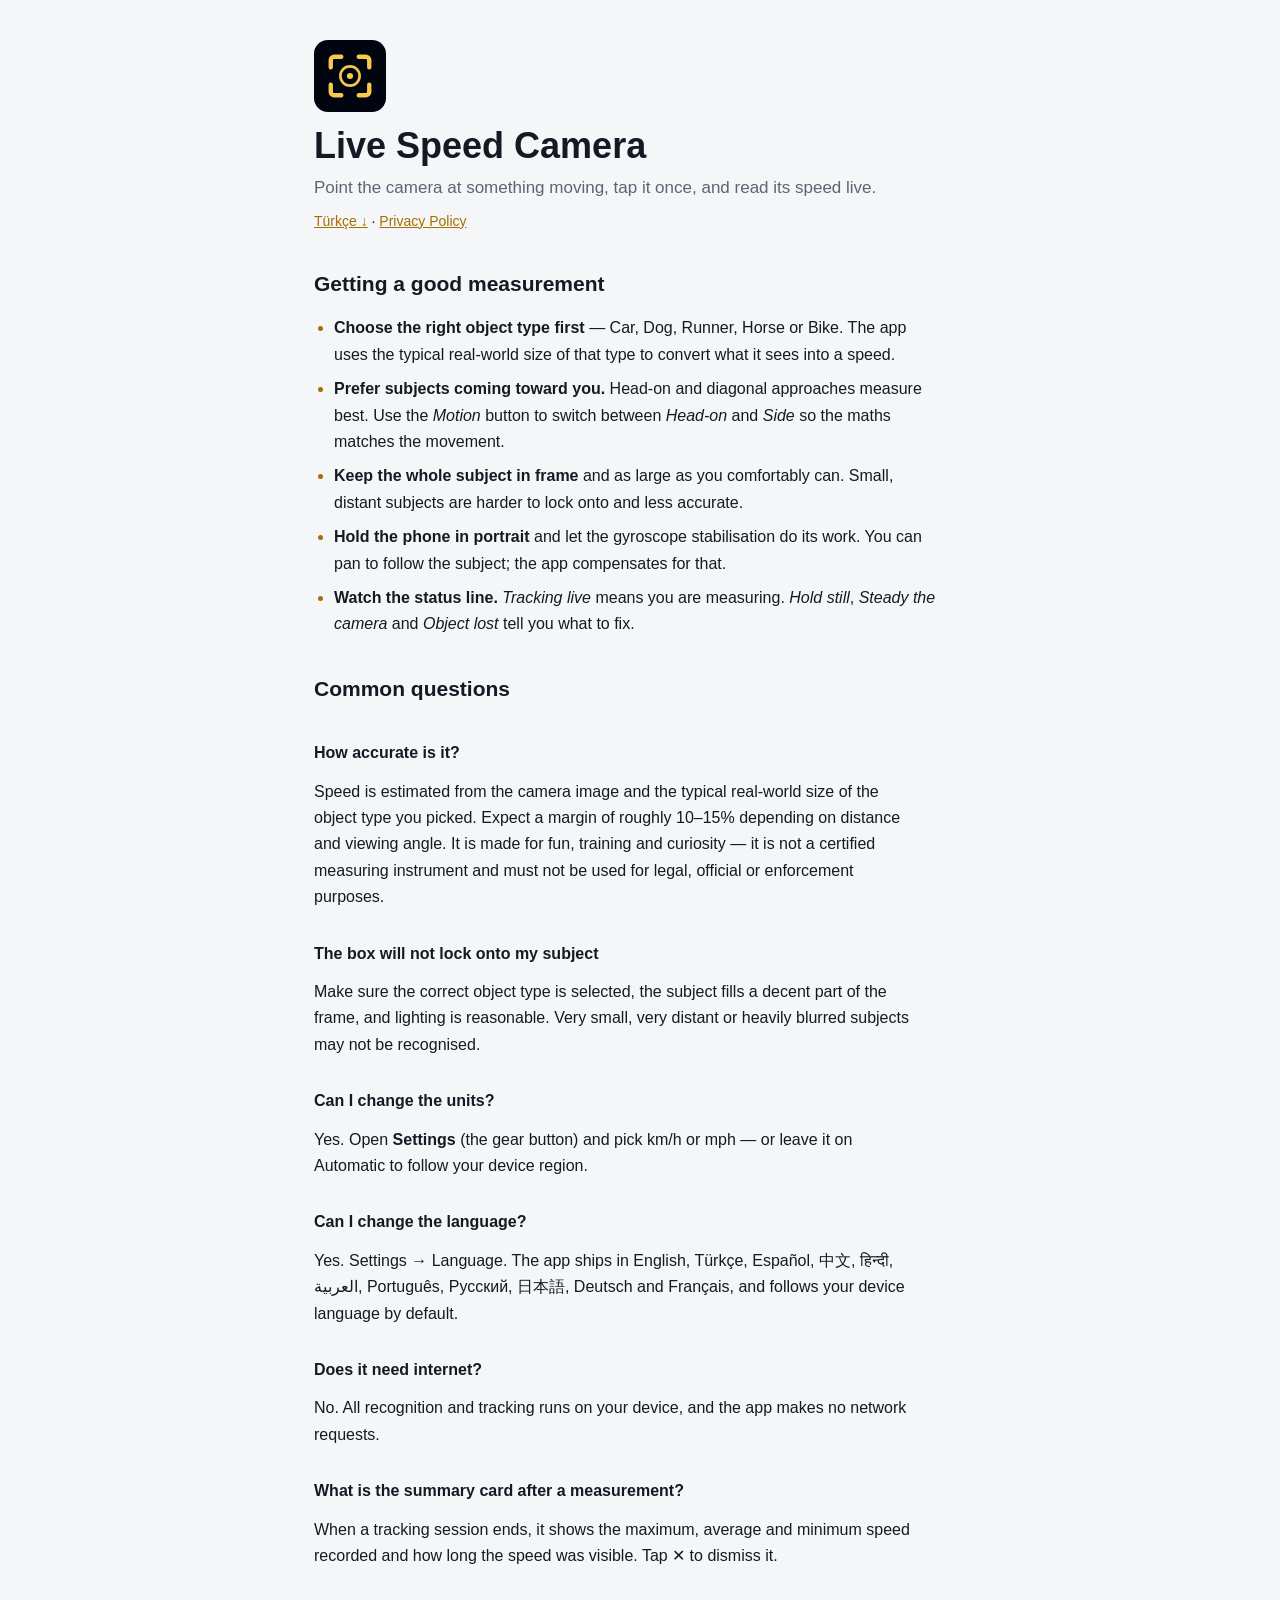
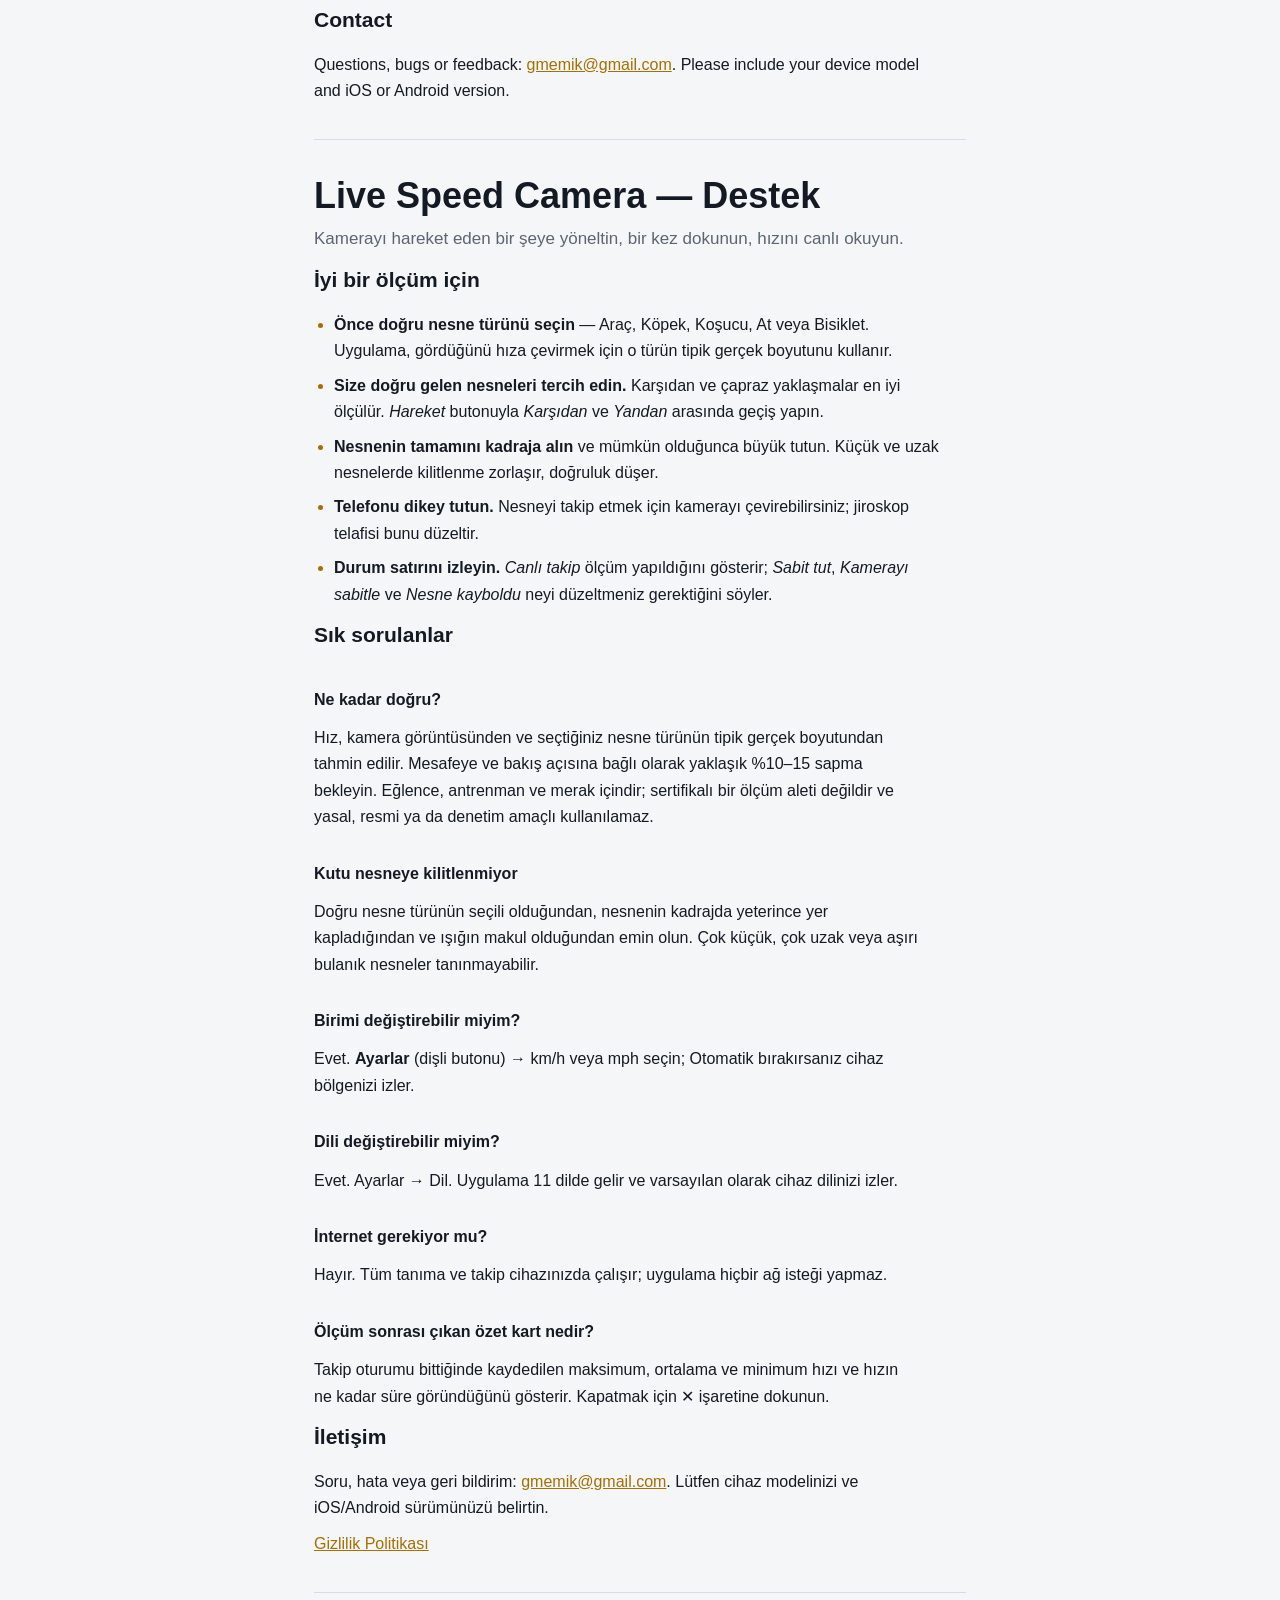
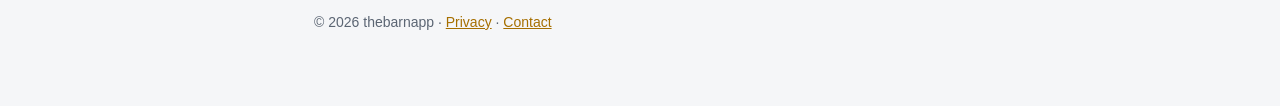
<file: index.html>
<!doctype html>
<html lang="en">
<head>
<meta charset="utf-8">
<meta name="viewport" content="width=device-width, initial-scale=1">
<title>Live Speed Camera — Support</title>
<meta name="description" content="Help, tips and contact for Live Speed Camera, the tap-to-measure speed camera app for iPhone and Android.">
<link rel="stylesheet" href="style.css">
</head>
<body>
<main>
  <header class="hero">
    <div class="mark" aria-hidden="true">
      <svg viewBox="0 0 64 64" width="56" height="56" role="img">
        <g fill="none" stroke="#f6c84c" stroke-width="5" stroke-linecap="round">
          <path d="M10 22V14a4 4 0 0 1 4-4h8M42 10h8a4 4 0 0 1 4 4v8M54 42v8a4 4 0 0 1-4 4h-8M22 54h-8a4 4 0 0 1-4-4v-8"/>
        </g>
        <circle cx="32" cy="32" r="11" fill="none" stroke="#f6c84c" stroke-width="3"/>
        <circle cx="32" cy="32" r="3.5" fill="#f6c84c"/>
      </svg>
    </div>
    <h1>Live Speed Camera</h1>
    <p class="tagline">Point the camera at something moving, tap it once, and read its speed live.</p>
    <p class="langswitch"><a href="#tr">Türkçe ↓</a> · <a href="privacy.html">Privacy Policy</a></p>
  </header>

  <section>
    <h2>Getting a good measurement</h2>
    <ul>
      <li><strong>Choose the right object type first</strong> — Car, Dog, Runner, Horse or Bike. The app uses the typical real-world size of that type to convert what it sees into a speed.</li>
      <li><strong>Prefer subjects coming toward you.</strong> Head-on and diagonal approaches measure best. Use the <em>Motion</em> button to switch between <em>Head-on</em> and <em>Side</em> so the maths matches the movement.</li>
      <li><strong>Keep the whole subject in frame</strong> and as large as you comfortably can. Small, distant subjects are harder to lock onto and less accurate.</li>
      <li><strong>Hold the phone in portrait</strong> and let the gyroscope stabilisation do its work. You can pan to follow the subject; the app compensates for that.</li>
      <li><strong>Watch the status line.</strong> <em>Tracking live</em> means you are measuring. <em>Hold still</em>, <em>Steady the camera</em> and <em>Object lost</em> tell you what to fix.</li>
    </ul>
  </section>

  <section>
    <h2>Common questions</h2>
    <h3>How accurate is it?</h3>
    <p>Speed is estimated from the camera image and the typical real-world size of the object type you picked. Expect a margin of roughly 10–15% depending on distance and viewing angle. It is made for fun, training and curiosity — it is not a certified measuring instrument and must not be used for legal, official or enforcement purposes.</p>

    <h3>The box will not lock onto my subject</h3>
    <p>Make sure the correct object type is selected, the subject fills a decent part of the frame, and lighting is reasonable. Very small, very distant or heavily blurred subjects may not be recognised.</p>

    <h3>Can I change the units?</h3>
    <p>Yes. Open <strong>Settings</strong> (the gear button) and pick km/h or mph — or leave it on Automatic to follow your device region.</p>

    <h3>Can I change the language?</h3>
    <p>Yes. Settings → Language. The app ships in English, Türkçe, Español, 中文, हिन्दी, العربية, Português, Русский, 日本語, Deutsch and Français, and follows your device language by default.</p>

    <h3>Does it need internet?</h3>
    <p>No. All recognition and tracking runs on your device, and the app makes no network requests.</p>

    <h3>What is the summary card after a measurement?</h3>
    <p>When a tracking session ends, it shows the maximum, average and minimum speed recorded and how long the speed was visible. Tap ✕ to dismiss it.</p>
  </section>

  <section>
    <h2>Contact</h2>
    <p>Questions, bugs or feedback: <a href="mailto:gmemik@gmail.com">gmemik@gmail.com</a>. Please include your device model and iOS or Android version.</p>
  </section>

  <section id="tr" lang="tr" class="lang">
    <h1>Live Speed Camera — Destek</h1>
    <p class="tagline">Kamerayı hareket eden bir şeye yöneltin, bir kez dokunun, hızını canlı okuyun.</p>

    <h2>İyi bir ölçüm için</h2>
    <ul>
      <li><strong>Önce doğru nesne türünü seçin</strong> — Araç, Köpek, Koşucu, At veya Bisiklet. Uygulama, gördüğünü hıza çevirmek için o türün tipik gerçek boyutunu kullanır.</li>
      <li><strong>Size doğru gelen nesneleri tercih edin.</strong> Karşıdan ve çapraz yaklaşmalar en iyi ölçülür. <em>Hareket</em> butonuyla <em>Karşıdan</em> ve <em>Yandan</em> arasında geçiş yapın.</li>
      <li><strong>Nesnenin tamamını kadraja alın</strong> ve mümkün olduğunca büyük tutun. Küçük ve uzak nesnelerde kilitlenme zorlaşır, doğruluk düşer.</li>
      <li><strong>Telefonu dikey tutun.</strong> Nesneyi takip etmek için kamerayı çevirebilirsiniz; jiroskop telafisi bunu düzeltir.</li>
      <li><strong>Durum satırını izleyin.</strong> <em>Canlı takip</em> ölçüm yapıldığını gösterir; <em>Sabit tut</em>, <em>Kamerayı sabitle</em> ve <em>Nesne kayboldu</em> neyi düzeltmeniz gerektiğini söyler.</li>
    </ul>

    <h2>Sık sorulanlar</h2>
    <h3>Ne kadar doğru?</h3>
    <p>Hız, kamera görüntüsünden ve seçtiğiniz nesne türünün tipik gerçek boyutundan tahmin edilir. Mesafeye ve bakış açısına bağlı olarak yaklaşık %10–15 sapma bekleyin. Eğlence, antrenman ve merak içindir; sertifikalı bir ölçüm aleti değildir ve yasal, resmi ya da denetim amaçlı kullanılamaz.</p>

    <h3>Kutu nesneye kilitlenmiyor</h3>
    <p>Doğru nesne türünün seçili olduğundan, nesnenin kadrajda yeterince yer kapladığından ve ışığın makul olduğundan emin olun. Çok küçük, çok uzak veya aşırı bulanık nesneler tanınmayabilir.</p>

    <h3>Birimi değiştirebilir miyim?</h3>
    <p>Evet. <strong>Ayarlar</strong> (dişli butonu) → km/h veya mph seçin; Otomatik bırakırsanız cihaz bölgenizi izler.</p>

    <h3>Dili değiştirebilir miyim?</h3>
    <p>Evet. Ayarlar → Dil. Uygulama 11 dilde gelir ve varsayılan olarak cihaz dilinizi izler.</p>

    <h3>İnternet gerekiyor mu?</h3>
    <p>Hayır. Tüm tanıma ve takip cihazınızda çalışır; uygulama hiçbir ağ isteği yapmaz.</p>

    <h3>Ölçüm sonrası çıkan özet kart nedir?</h3>
    <p>Takip oturumu bittiğinde kaydedilen maksimum, ortalama ve minimum hızı ve hızın ne kadar süre göründüğünü gösterir. Kapatmak için ✕ işaretine dokunun.</p>

    <h2>İletişim</h2>
    <p>Soru, hata veya geri bildirim: <a href="mailto:gmemik@gmail.com">gmemik@gmail.com</a>. Lütfen cihaz modelinizi ve iOS/Android sürümünüzü belirtin.</p>
    <p><a href="privacy.html">Gizlilik Politikası</a></p>
  </section>

  <footer>© 2026 thebarnapp · <a href="privacy.html">Privacy</a> · <a href="mailto:gmemik@gmail.com">Contact</a></footer>
</main>
</body>
</html>
</file>
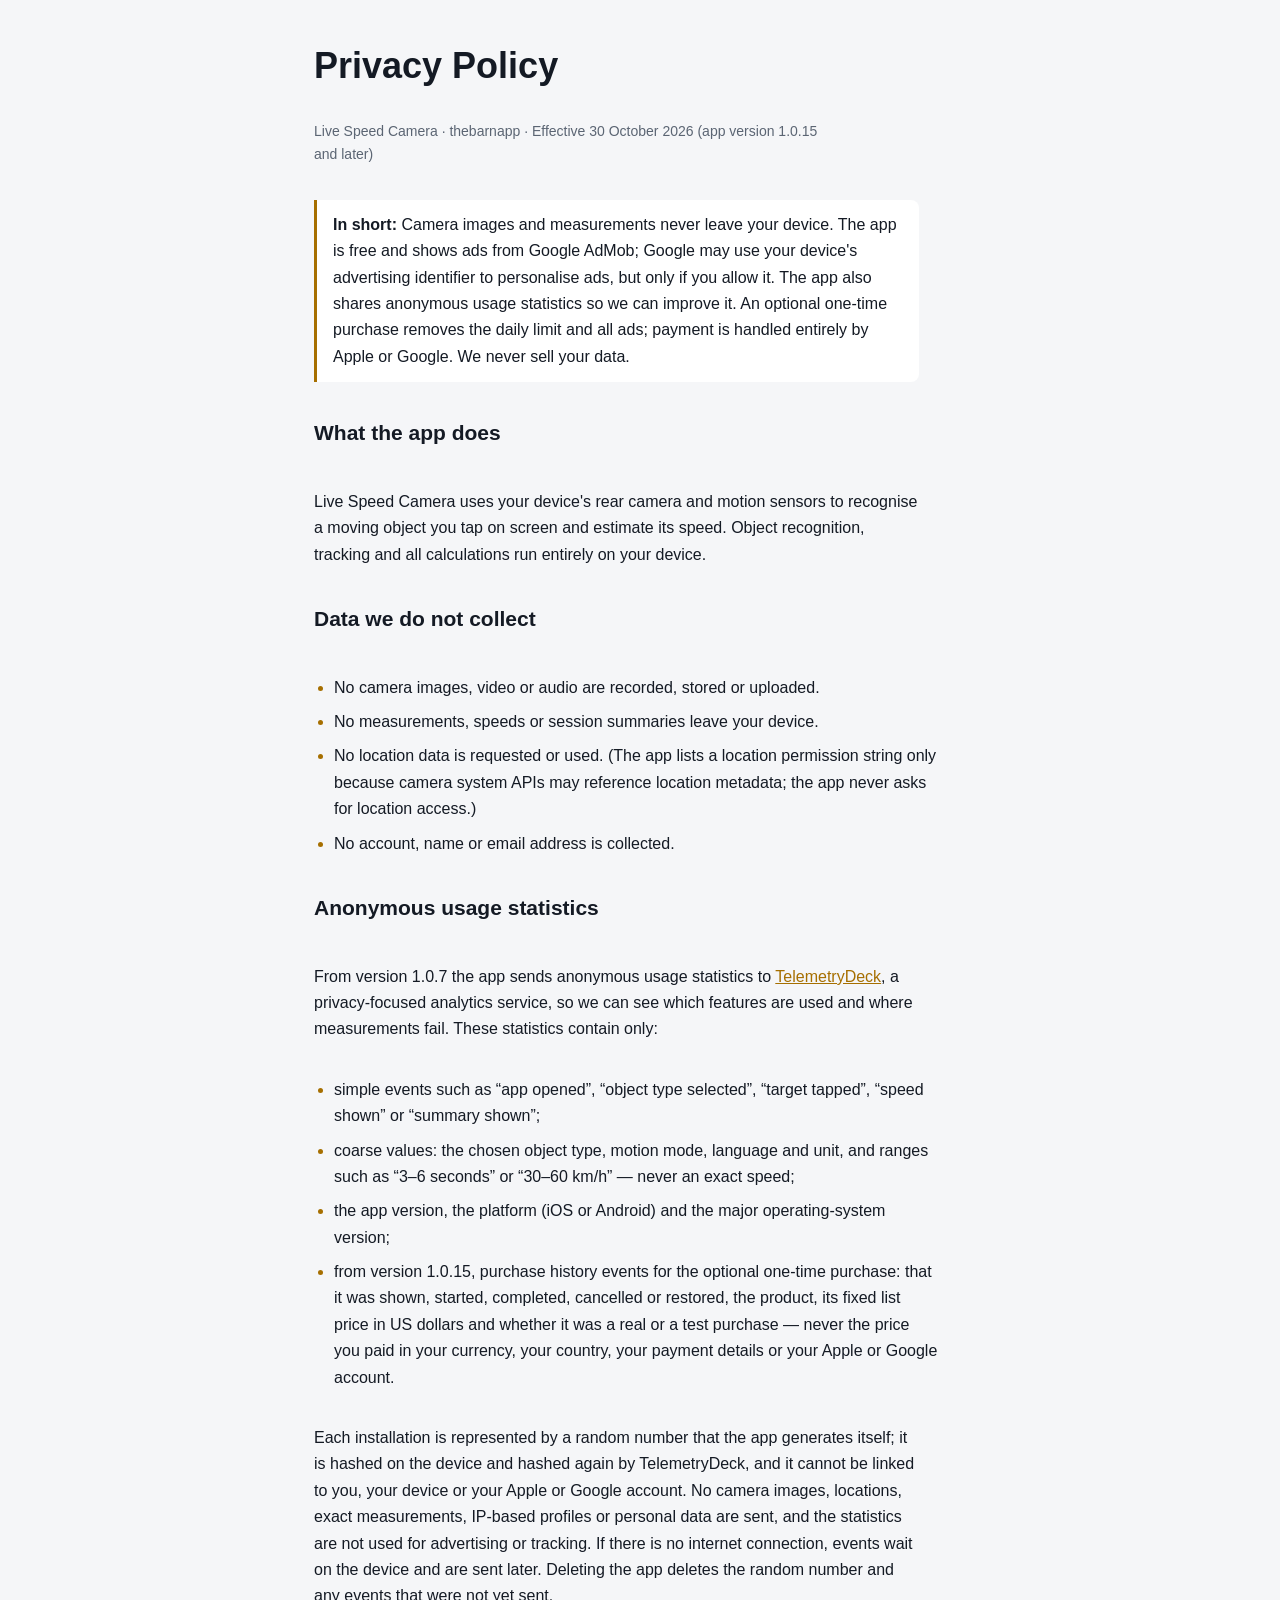
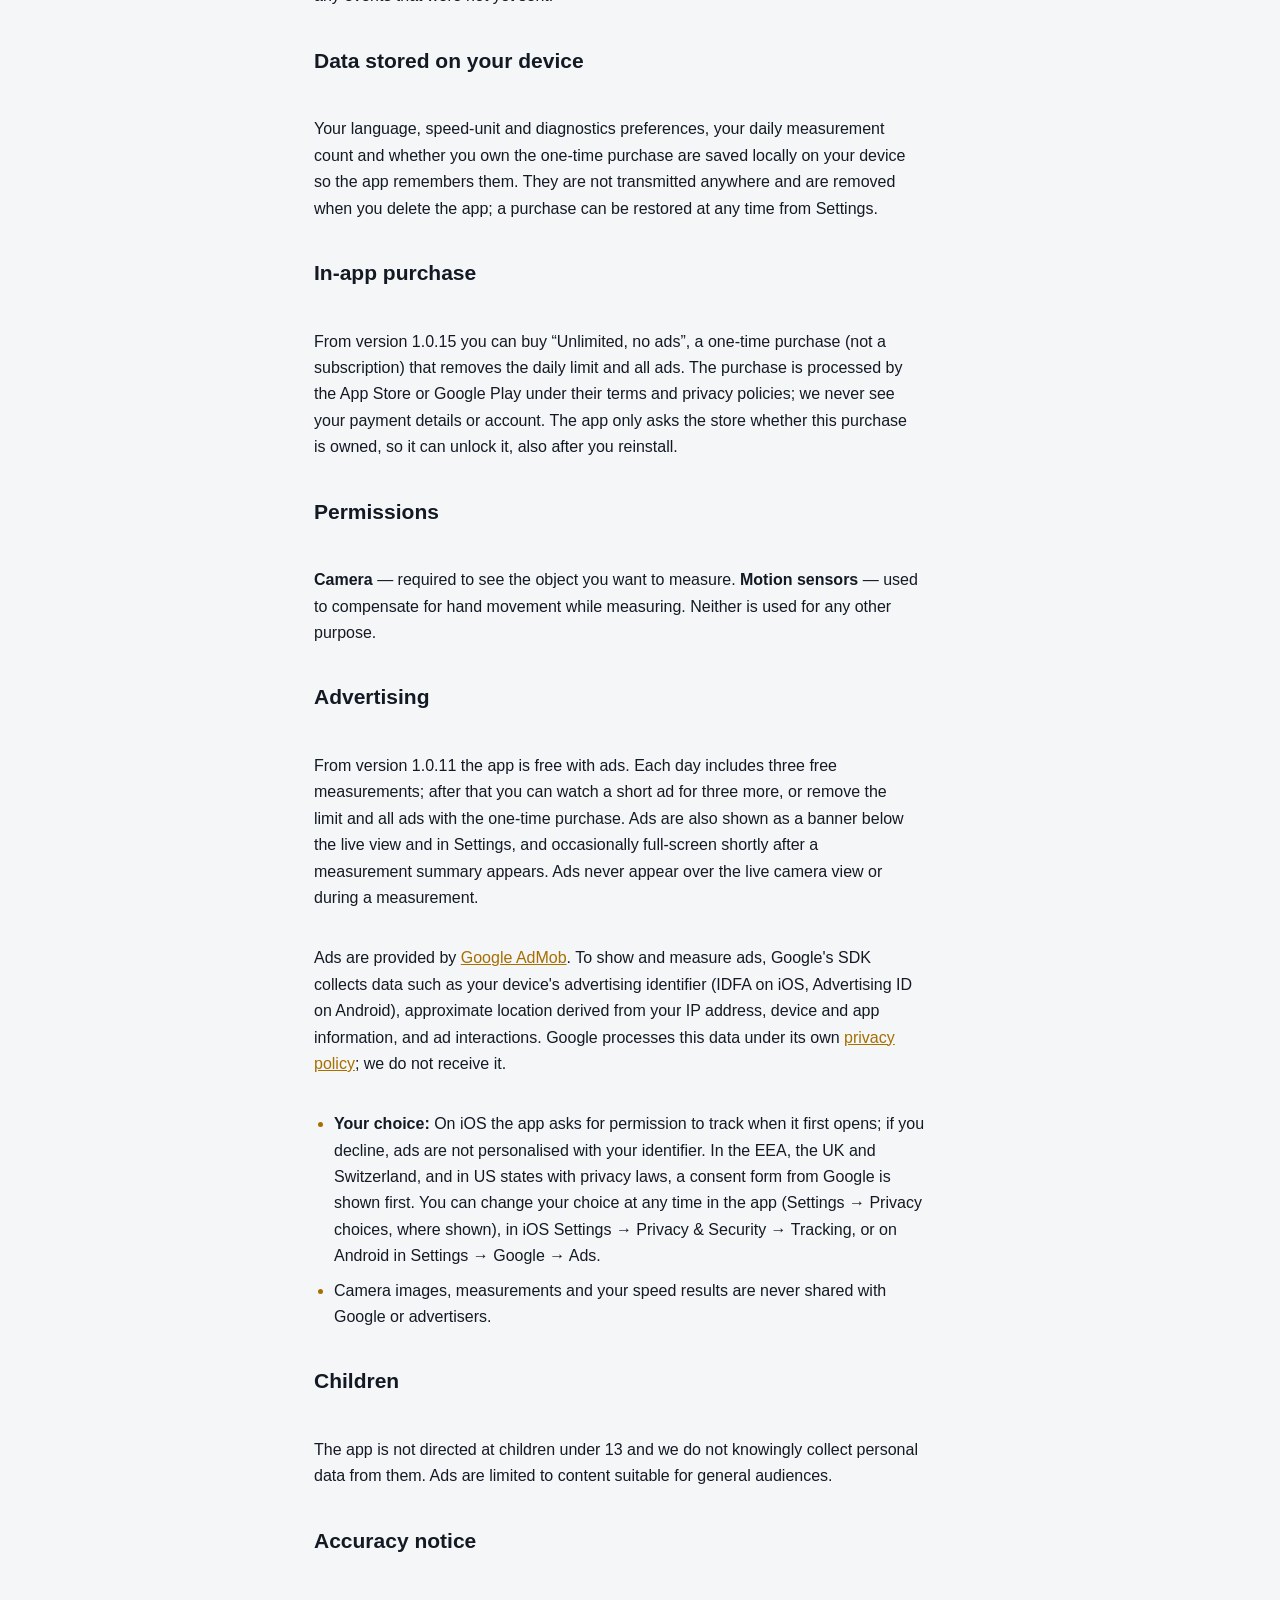
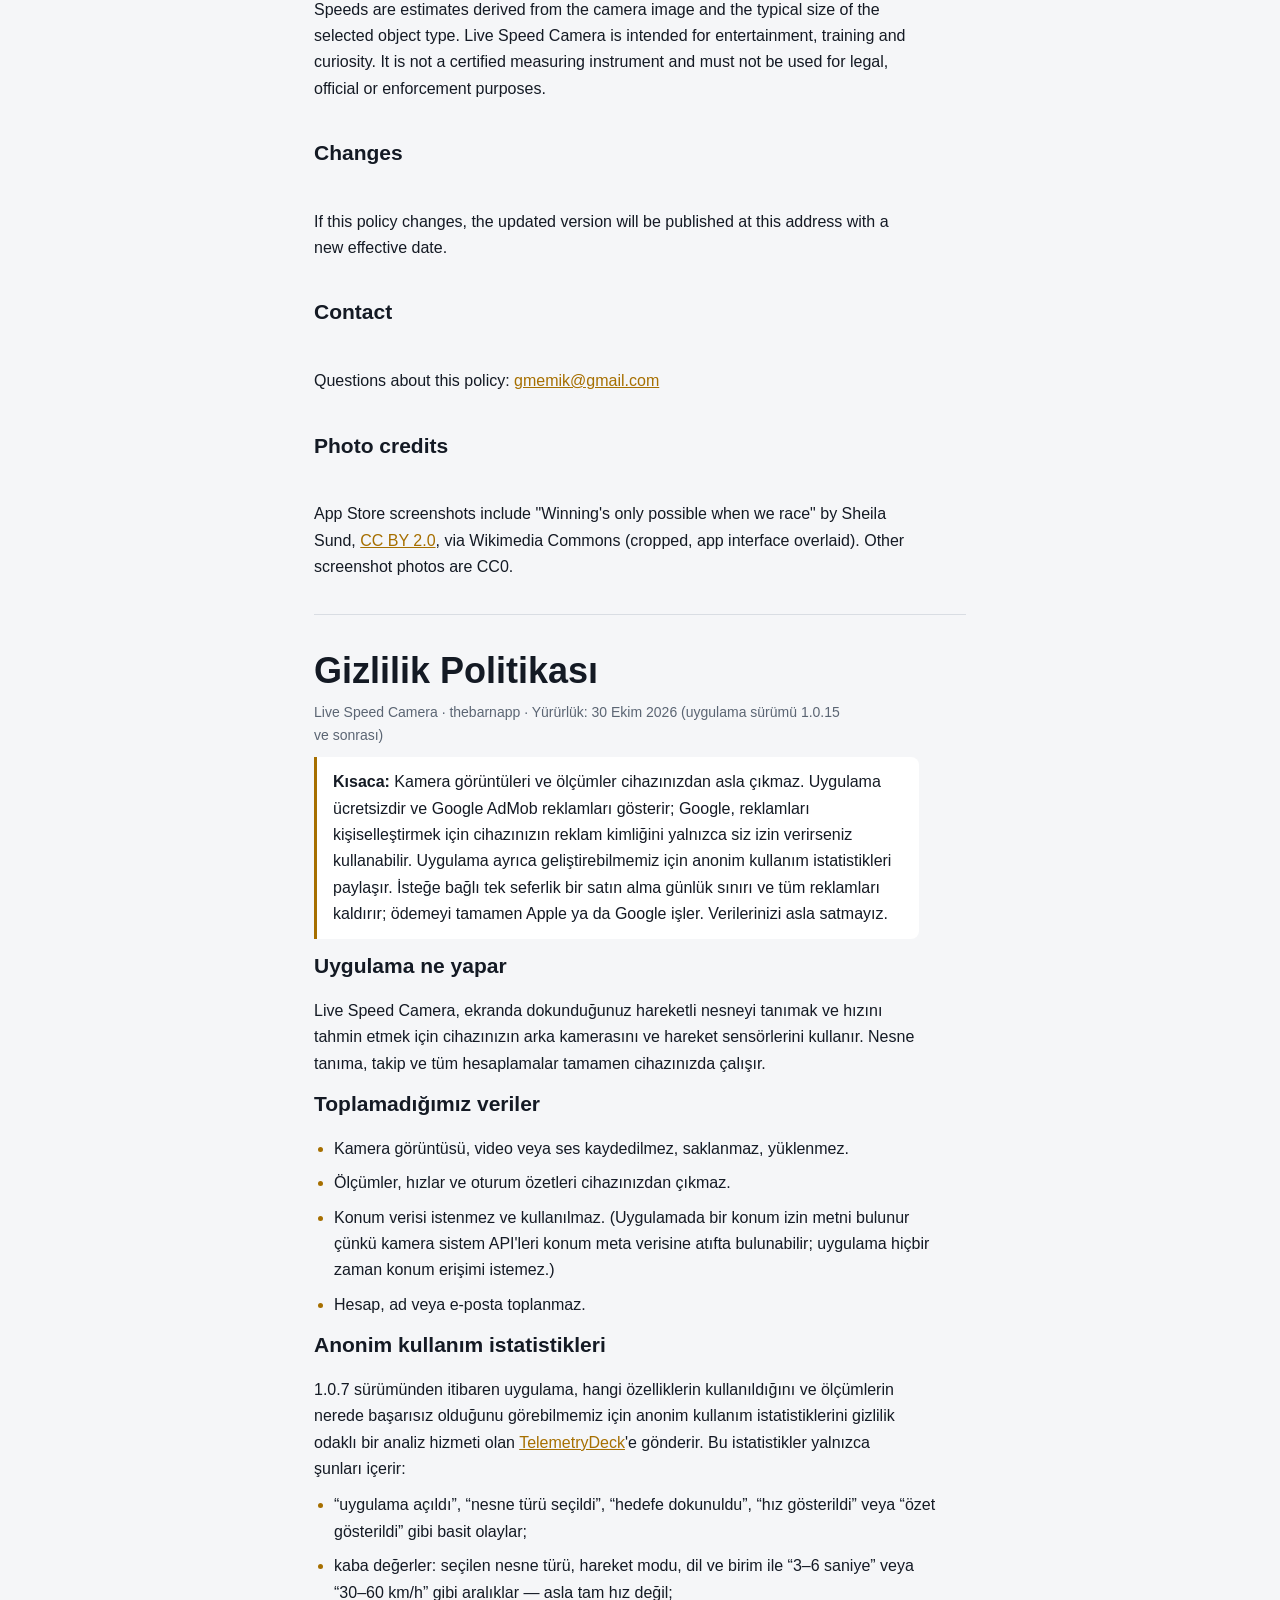
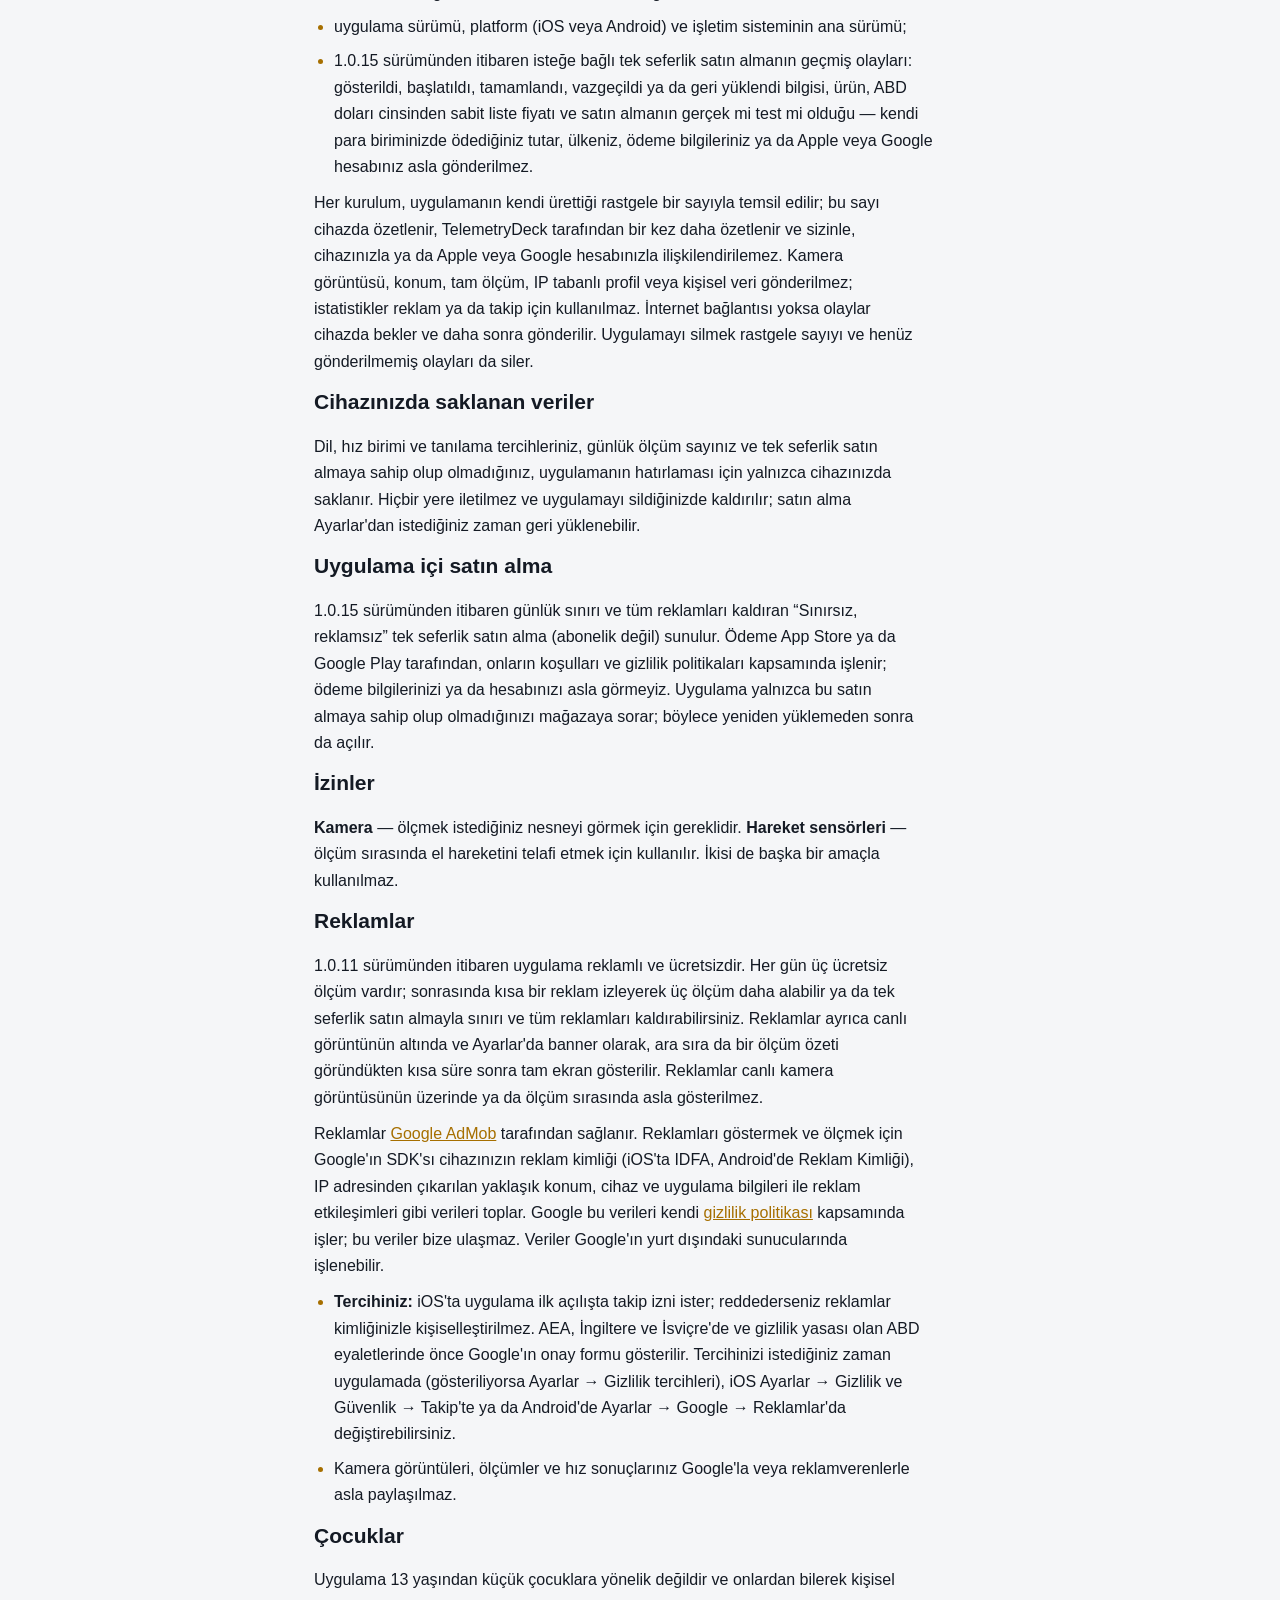
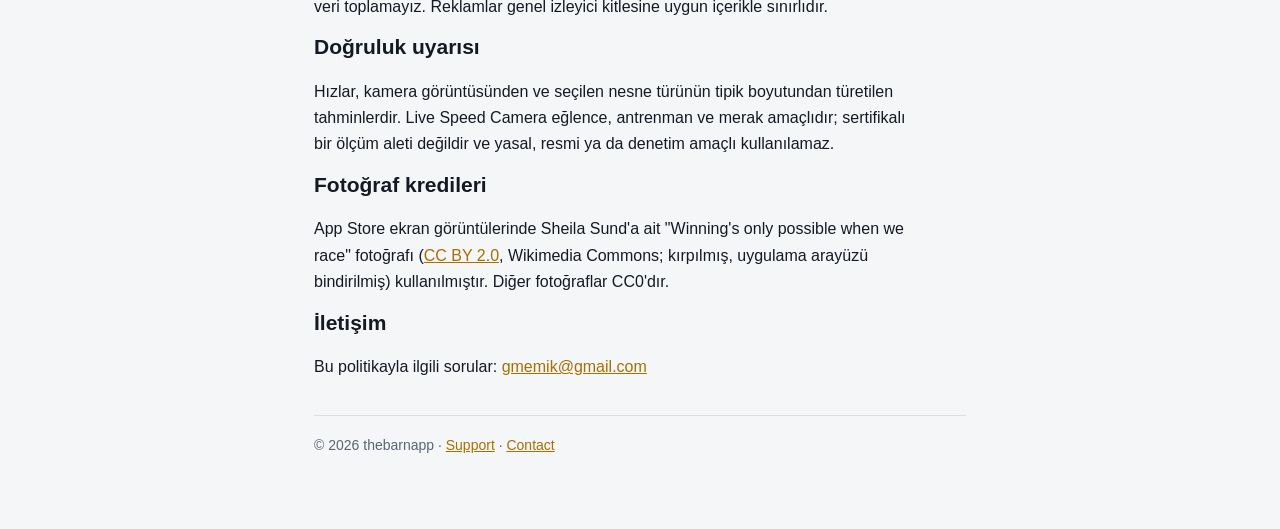
<file: privacy.html>
<!doctype html>
<html lang="en">
<head>
<meta charset="utf-8">
<meta name="viewport" content="width=device-width, initial-scale=1">
<title>Live Speed Camera — Privacy Policy</title>
<meta name="description" content="Camera processing happens on your device. Live Speed Camera shows ads from Google AdMob and shares anonymous usage statistics.">
<link rel="stylesheet" href="style.css">
</head>
<body>
<main>
  <h1>Privacy Policy</h1>
  <p class="meta">Live Speed Camera · thebarnapp · Effective 30 October 2026 (app version 1.0.15 and later)</p>

  <p class="summary"><strong>In short:</strong> Camera images and measurements never leave your device. The app is free and shows ads from Google AdMob; Google may use your device's advertising identifier to personalise ads, but only if you allow it. The app also shares anonymous usage statistics so we can improve it. An optional one-time purchase removes the daily limit and all ads; payment is handled entirely by Apple or Google. We never sell your data.</p>

  <h2>What the app does</h2>
  <p>Live Speed Camera uses your device's rear camera and motion sensors to recognise a moving object you tap on screen and estimate its speed. Object recognition, tracking and all calculations run entirely on your device.</p>

  <h2>Data we do not collect</h2>
  <ul>
    <li>No camera images, video or audio are recorded, stored or uploaded.</li>
    <li>No measurements, speeds or session summaries leave your device.</li>
    <li>No location data is requested or used. (The app lists a location permission string only because camera system APIs may reference location metadata; the app never asks for location access.)</li>
    <li>No account, name or email address is collected.</li>
      </ul>

  <h2>Anonymous usage statistics</h2>
  <p>From version 1.0.7 the app sends anonymous usage statistics to <a href="https://telemetrydeck.com/privacy/">TelemetryDeck</a>, a privacy-focused analytics service, so we can see which features are used and where measurements fail. These statistics contain only:</p>
  <ul>
    <li>simple events such as “app opened”, “object type selected”, “target tapped”, “speed shown” or “summary shown”;</li>
    <li>coarse values: the chosen object type, motion mode, language and unit, and ranges such as “3–6 seconds” or “30–60 km/h” — never an exact speed;</li>
    <li>the app version, the platform (iOS or Android) and the major operating-system version;</li>
    <li>from version 1.0.15, purchase history events for the optional one-time purchase: that it was shown, started, completed, cancelled or restored, the product, its fixed list price in US dollars and whether it was a real or a test purchase — never the price you paid in your currency, your country, your payment details or your Apple or Google account.</li>
  </ul>
  <p>Each installation is represented by a random number that the app generates itself; it is hashed on the device and hashed again by TelemetryDeck, and it cannot be linked to you, your device or your Apple or Google account. No camera images, locations, exact measurements, IP-based profiles or personal data are sent, and the statistics are not used for advertising or tracking. If there is no internet connection, events wait on the device and are sent later. Deleting the app deletes the random number and any events that were not yet sent.</p>

  <h2>Data stored on your device</h2>
  <p>Your language, speed-unit and diagnostics preferences, your daily measurement count and whether you own the one-time purchase are saved locally on your device so the app remembers them. They are not transmitted anywhere and are removed when you delete the app; a purchase can be restored at any time from Settings.</p>

  <h2>In-app purchase</h2>
  <p>From version 1.0.15 you can buy “Unlimited, no ads”, a one-time purchase (not a subscription) that removes the daily limit and all ads. The purchase is processed by the App Store or Google Play under their terms and privacy policies; we never see your payment details or account. The app only asks the store whether this purchase is owned, so it can unlock it, also after you reinstall.</p>

  <h2>Permissions</h2>
  <p><strong>Camera</strong> — required to see the object you want to measure. <strong>Motion sensors</strong> — used to compensate for hand movement while measuring. Neither is used for any other purpose.</p>

  <h2>Advertising</h2>
  <p>From version 1.0.11 the app is free with ads. Each day includes three free measurements; after that you can watch a short ad for three more, or remove the limit and all ads with the one-time purchase. Ads are also shown as a banner below the live view and in Settings, and occasionally full-screen shortly after a measurement summary appears. Ads never appear over the live camera view or during a measurement.</p>
  <p>Ads are provided by <a href="https://policies.google.com/technologies/ads">Google AdMob</a>. To show and measure ads, Google's SDK collects data such as your device's advertising identifier (IDFA on iOS, Advertising ID on Android), approximate location derived from your IP address, device and app information, and ad interactions. Google processes this data under its own <a href="https://policies.google.com/privacy">privacy policy</a>; we do not receive it.</p>
  <ul>
    <li><strong>Your choice:</strong> On iOS the app asks for permission to track when it first opens; if you decline, ads are not personalised with your identifier. In the EEA, the UK and Switzerland, and in US states with privacy laws, a consent form from Google is shown first. You can change your choice at any time in the app (Settings → Privacy choices, where shown), in iOS Settings → Privacy &amp; Security → Tracking, or on Android in Settings → Google → Ads.</li>
    <li>Camera images, measurements and your speed results are never shared with Google or advertisers.</li>
  </ul>

  <h2>Children</h2>
  <p>The app is not directed at children under 13 and we do not knowingly collect personal data from them. Ads are limited to content suitable for general audiences.</p>

  <h2>Accuracy notice</h2>
  <p>Speeds are estimates derived from the camera image and the typical size of the selected object type. Live Speed Camera is intended for entertainment, training and curiosity. It is not a certified measuring instrument and must not be used for legal, official or enforcement purposes.</p>

  <h2>Changes</h2>
  <p>If this policy changes, the updated version will be published at this address with a new effective date.</p>

  <h2>Contact</h2>
  <p>Questions about this policy: <a href="mailto:gmemik@gmail.com">gmemik@gmail.com</a></p>

  <h2>Photo credits</h2>
  <p>App Store screenshots include "Winning's only possible when we race" by Sheila Sund, <a href="https://creativecommons.org/licenses/by/2.0/">CC BY 2.0</a>, via Wikimedia Commons (cropped, app interface overlaid). Other screenshot photos are CC0.</p>

  <section class="lang" lang="tr" id="tr">
    <h1>Gizlilik Politikası</h1>
    <p class="meta">Live Speed Camera · thebarnapp · Yürürlük: 30 Ekim 2026 (uygulama sürümü 1.0.15 ve sonrası)</p>

    <p class="summary"><strong>Kısaca:</strong> Kamera görüntüleri ve ölçümler cihazınızdan asla çıkmaz. Uygulama ücretsizdir ve Google AdMob reklamları gösterir; Google, reklamları kişiselleştirmek için cihazınızın reklam kimliğini yalnızca siz izin verirseniz kullanabilir. Uygulama ayrıca geliştirebilmemiz için anonim kullanım istatistikleri paylaşır. İsteğe bağlı tek seferlik bir satın alma günlük sınırı ve tüm reklamları kaldırır; ödemeyi tamamen Apple ya da Google işler. Verilerinizi asla satmayız.</p>

    <h2>Uygulama ne yapar</h2>
    <p>Live Speed Camera, ekranda dokunduğunuz hareketli nesneyi tanımak ve hızını tahmin etmek için cihazınızın arka kamerasını ve hareket sensörlerini kullanır. Nesne tanıma, takip ve tüm hesaplamalar tamamen cihazınızda çalışır.</p>

    <h2>Toplamadığımız veriler</h2>
    <ul>
      <li>Kamera görüntüsü, video veya ses kaydedilmez, saklanmaz, yüklenmez.</li>
      <li>Ölçümler, hızlar ve oturum özetleri cihazınızdan çıkmaz.</li>
      <li>Konum verisi istenmez ve kullanılmaz. (Uygulamada bir konum izin metni bulunur çünkü kamera sistem API'leri konum meta verisine atıfta bulunabilir; uygulama hiçbir zaman konum erişimi istemez.)</li>
      <li>Hesap, ad veya e-posta toplanmaz.</li>
          </ul>

    <h2>Anonim kullanım istatistikleri</h2>
    <p>1.0.7 sürümünden itibaren uygulama, hangi özelliklerin kullanıldığını ve ölçümlerin nerede başarısız olduğunu görebilmemiz için anonim kullanım istatistiklerini gizlilik odaklı bir analiz hizmeti olan <a href="https://telemetrydeck.com/privacy/">TelemetryDeck</a>'e gönderir. Bu istatistikler yalnızca şunları içerir:</p>
    <ul>
      <li>“uygulama açıldı”, “nesne türü seçildi”, “hedefe dokunuldu”, “hız gösterildi” veya “özet gösterildi” gibi basit olaylar;</li>
      <li>kaba değerler: seçilen nesne türü, hareket modu, dil ve birim ile “3–6 saniye” veya “30–60 km/h” gibi aralıklar — asla tam hız değil;</li>
      <li>uygulama sürümü, platform (iOS veya Android) ve işletim sisteminin ana sürümü;</li>
      <li>1.0.15 sürümünden itibaren isteğe bağlı tek seferlik satın almanın geçmiş olayları: gösterildi, başlatıldı, tamamlandı, vazgeçildi ya da geri yüklendi bilgisi, ürün, ABD doları cinsinden sabit liste fiyatı ve satın almanın gerçek mi test mi olduğu — kendi para biriminizde ödediğiniz tutar, ülkeniz, ödeme bilgileriniz ya da Apple veya Google hesabınız asla gönderilmez.</li>
    </ul>
    <p>Her kurulum, uygulamanın kendi ürettiği rastgele bir sayıyla temsil edilir; bu sayı cihazda özetlenir, TelemetryDeck tarafından bir kez daha özetlenir ve sizinle, cihazınızla ya da Apple veya Google hesabınızla ilişkilendirilemez. Kamera görüntüsü, konum, tam ölçüm, IP tabanlı profil veya kişisel veri gönderilmez; istatistikler reklam ya da takip için kullanılmaz. İnternet bağlantısı yoksa olaylar cihazda bekler ve daha sonra gönderilir. Uygulamayı silmek rastgele sayıyı ve henüz gönderilmemiş olayları da siler.</p>

    <h2>Cihazınızda saklanan veriler</h2>
    <p>Dil, hız birimi ve tanılama tercihleriniz, günlük ölçüm sayınız ve tek seferlik satın almaya sahip olup olmadığınız, uygulamanın hatırlaması için yalnızca cihazınızda saklanır. Hiçbir yere iletilmez ve uygulamayı sildiğinizde kaldırılır; satın alma Ayarlar'dan istediğiniz zaman geri yüklenebilir.</p>

    <h2>Uygulama içi satın alma</h2>
    <p>1.0.15 sürümünden itibaren günlük sınırı ve tüm reklamları kaldıran “Sınırsız, reklamsız” tek seferlik satın alma (abonelik değil) sunulur. Ödeme App Store ya da Google Play tarafından, onların koşulları ve gizlilik politikaları kapsamında işlenir; ödeme bilgilerinizi ya da hesabınızı asla görmeyiz. Uygulama yalnızca bu satın almaya sahip olup olmadığınızı mağazaya sorar; böylece yeniden yüklemeden sonra da açılır.</p>

    <h2>İzinler</h2>
    <p><strong>Kamera</strong> — ölçmek istediğiniz nesneyi görmek için gereklidir. <strong>Hareket sensörleri</strong> — ölçüm sırasında el hareketini telafi etmek için kullanılır. İkisi de başka bir amaçla kullanılmaz.</p>

    <h2>Reklamlar</h2>
    <p>1.0.11 sürümünden itibaren uygulama reklamlı ve ücretsizdir. Her gün üç ücretsiz ölçüm vardır; sonrasında kısa bir reklam izleyerek üç ölçüm daha alabilir ya da tek seferlik satın almayla sınırı ve tüm reklamları kaldırabilirsiniz. Reklamlar ayrıca canlı görüntünün altında ve Ayarlar'da banner olarak, ara sıra da bir ölçüm özeti göründükten kısa süre sonra tam ekran gösterilir. Reklamlar canlı kamera görüntüsünün üzerinde ya da ölçüm sırasında asla gösterilmez.</p>
    <p>Reklamlar <a href="https://policies.google.com/technologies/ads">Google AdMob</a> tarafından sağlanır. Reklamları göstermek ve ölçmek için Google'ın SDK'sı cihazınızın reklam kimliği (iOS'ta IDFA, Android'de Reklam Kimliği), IP adresinden çıkarılan yaklaşık konum, cihaz ve uygulama bilgileri ile reklam etkileşimleri gibi verileri toplar. Google bu verileri kendi <a href="https://policies.google.com/privacy">gizlilik politikası</a> kapsamında işler; bu veriler bize ulaşmaz. Veriler Google'ın yurt dışındaki sunucularında işlenebilir.</p>
    <ul>
      <li><strong>Tercihiniz:</strong> iOS'ta uygulama ilk açılışta takip izni ister; reddederseniz reklamlar kimliğinizle kişiselleştirilmez. AEA, İngiltere ve İsviçre'de ve gizlilik yasası olan ABD eyaletlerinde önce Google'ın onay formu gösterilir. Tercihinizi istediğiniz zaman uygulamada (gösteriliyorsa Ayarlar → Gizlilik tercihleri), iOS Ayarlar → Gizlilik ve Güvenlik → Takip'te ya da Android'de Ayarlar → Google → Reklamlar'da değiştirebilirsiniz.</li>
      <li>Kamera görüntüleri, ölçümler ve hız sonuçlarınız Google'la veya reklamverenlerle asla paylaşılmaz.</li>
    </ul>

    <h2>Çocuklar</h2>
    <p>Uygulama 13 yaşından küçük çocuklara yönelik değildir ve onlardan bilerek kişisel veri toplamayız. Reklamlar genel izleyici kitlesine uygun içerikle sınırlıdır.</p>

    <h2>Doğruluk uyarısı</h2>
    <p>Hızlar, kamera görüntüsünden ve seçilen nesne türünün tipik boyutundan türetilen tahminlerdir. Live Speed Camera eğlence, antrenman ve merak amaçlıdır; sertifikalı bir ölçüm aleti değildir ve yasal, resmi ya da denetim amaçlı kullanılamaz.</p>

    <h2>Fotoğraf kredileri</h2>
    <p>App Store ekran görüntülerinde Sheila Sund'a ait "Winning's only possible when we race" fotoğrafı (<a href="https://creativecommons.org/licenses/by/2.0/">CC BY 2.0</a>, Wikimedia Commons; kırpılmış, uygulama arayüzü bindirilmiş) kullanılmıştır. Diğer fotoğraflar CC0'dır.</p>

    <h2>İletişim</h2>
    <p>Bu politikayla ilgili sorular: <a href="mailto:gmemik@gmail.com">gmemik@gmail.com</a></p>
  </section>
  <footer>© 2026 thebarnapp · <a href="index.html">Support</a> · <a href="mailto:gmemik@gmail.com">Contact</a></footer>
</main>
</body>
</html>
</file>
<file: style.css>
:root {
  --bg: #f5f6f8; --surface: #ffffff; --text: #141a24; --muted: #5b6573;
  --accent: #a66f00; --rule: #d9dde3;
}
@media (prefers-color-scheme: dark) {
  :root {
    --bg: #0b0f15; --surface: #121821; --text: #edf0f4; --muted: #9aa5b4;
    --accent: #f6c84c; --rule: #242e3b;
  }
}
* { box-sizing: border-box; }
body {
  margin: 0; background: var(--bg); color: var(--text);
  font: 16px/1.65 -apple-system, BlinkMacSystemFont, "Segoe UI", Helvetica, Arial, sans-serif;
  -webkit-font-smoothing: antialiased;
}
main { max-width: 700px; margin: 0 auto; padding: 40px 24px 72px; display: flex; flex-direction: column; gap: 34px; }
.hero { display: flex; flex-direction: column; gap: 8px; align-items: flex-start; }
.mark { background: #01050f; border-radius: 14px; padding: 8px; line-height: 0; }
h1 { font-size: clamp(28px, 5vw, 36px); line-height: 1.1; margin: 6px 0 0; }
h2 { font-size: 21px; margin: 0 0 4px; }
h3 { font-size: 16px; margin: 20px 0 2px; }
p, li { max-width: 68ch; margin: 0; }
ul { margin: 0; padding-left: 20px; display: flex; flex-direction: column; gap: 8px; }
li::marker { color: var(--accent); }
section { display: flex; flex-direction: column; gap: 10px; }
.tagline { color: var(--muted); font-size: 17px; }
.langswitch { font-size: 14px; }
.lang { border-top: 1px solid var(--rule); padding-top: 30px; }
.summary { border-left: 3px solid var(--accent); background: var(--surface); padding: 12px 16px; border-radius: 0 8px 8px 0; }
.meta { color: var(--muted); font-size: 14px; }
footer { border-top: 1px solid var(--rule); padding-top: 18px; color: var(--muted); font-size: 14px; }
a { color: var(--accent); }
a:focus-visible { outline: 2px solid var(--accent); outline-offset: 2px; }
</file>
